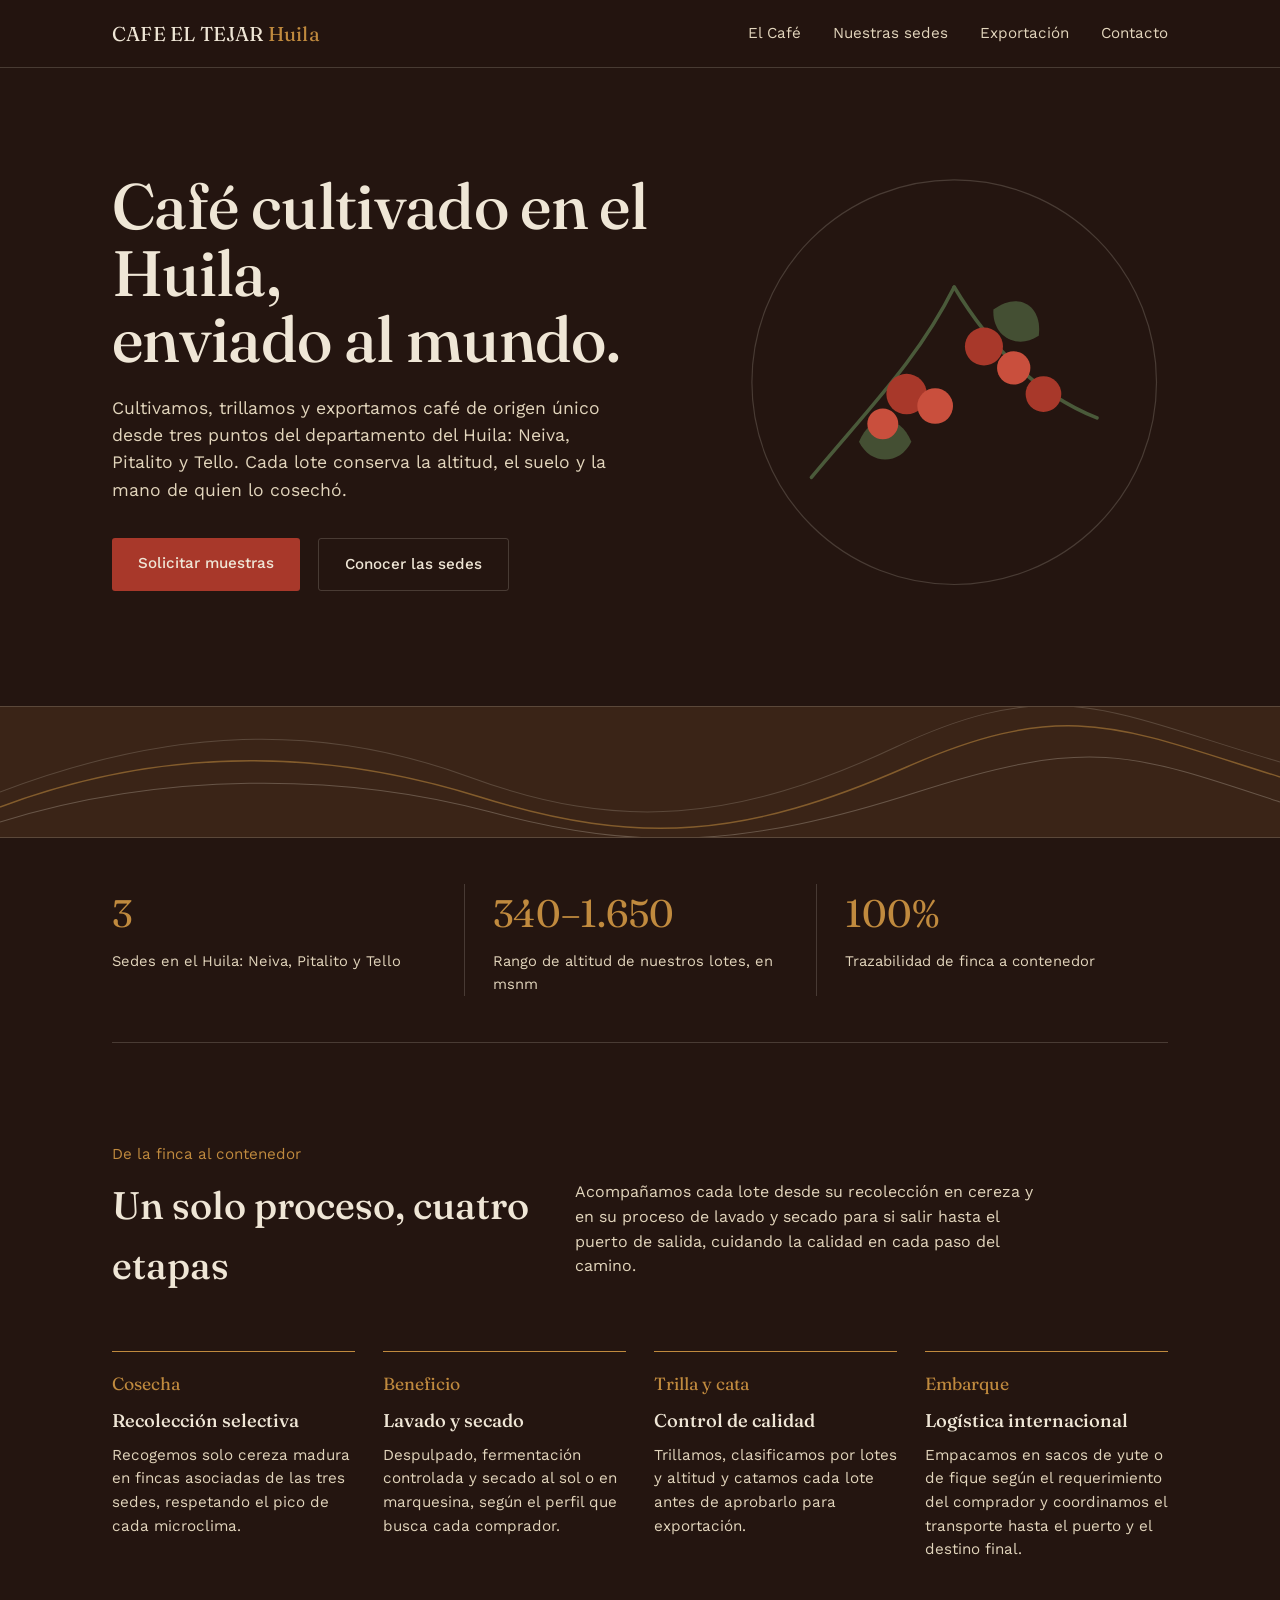
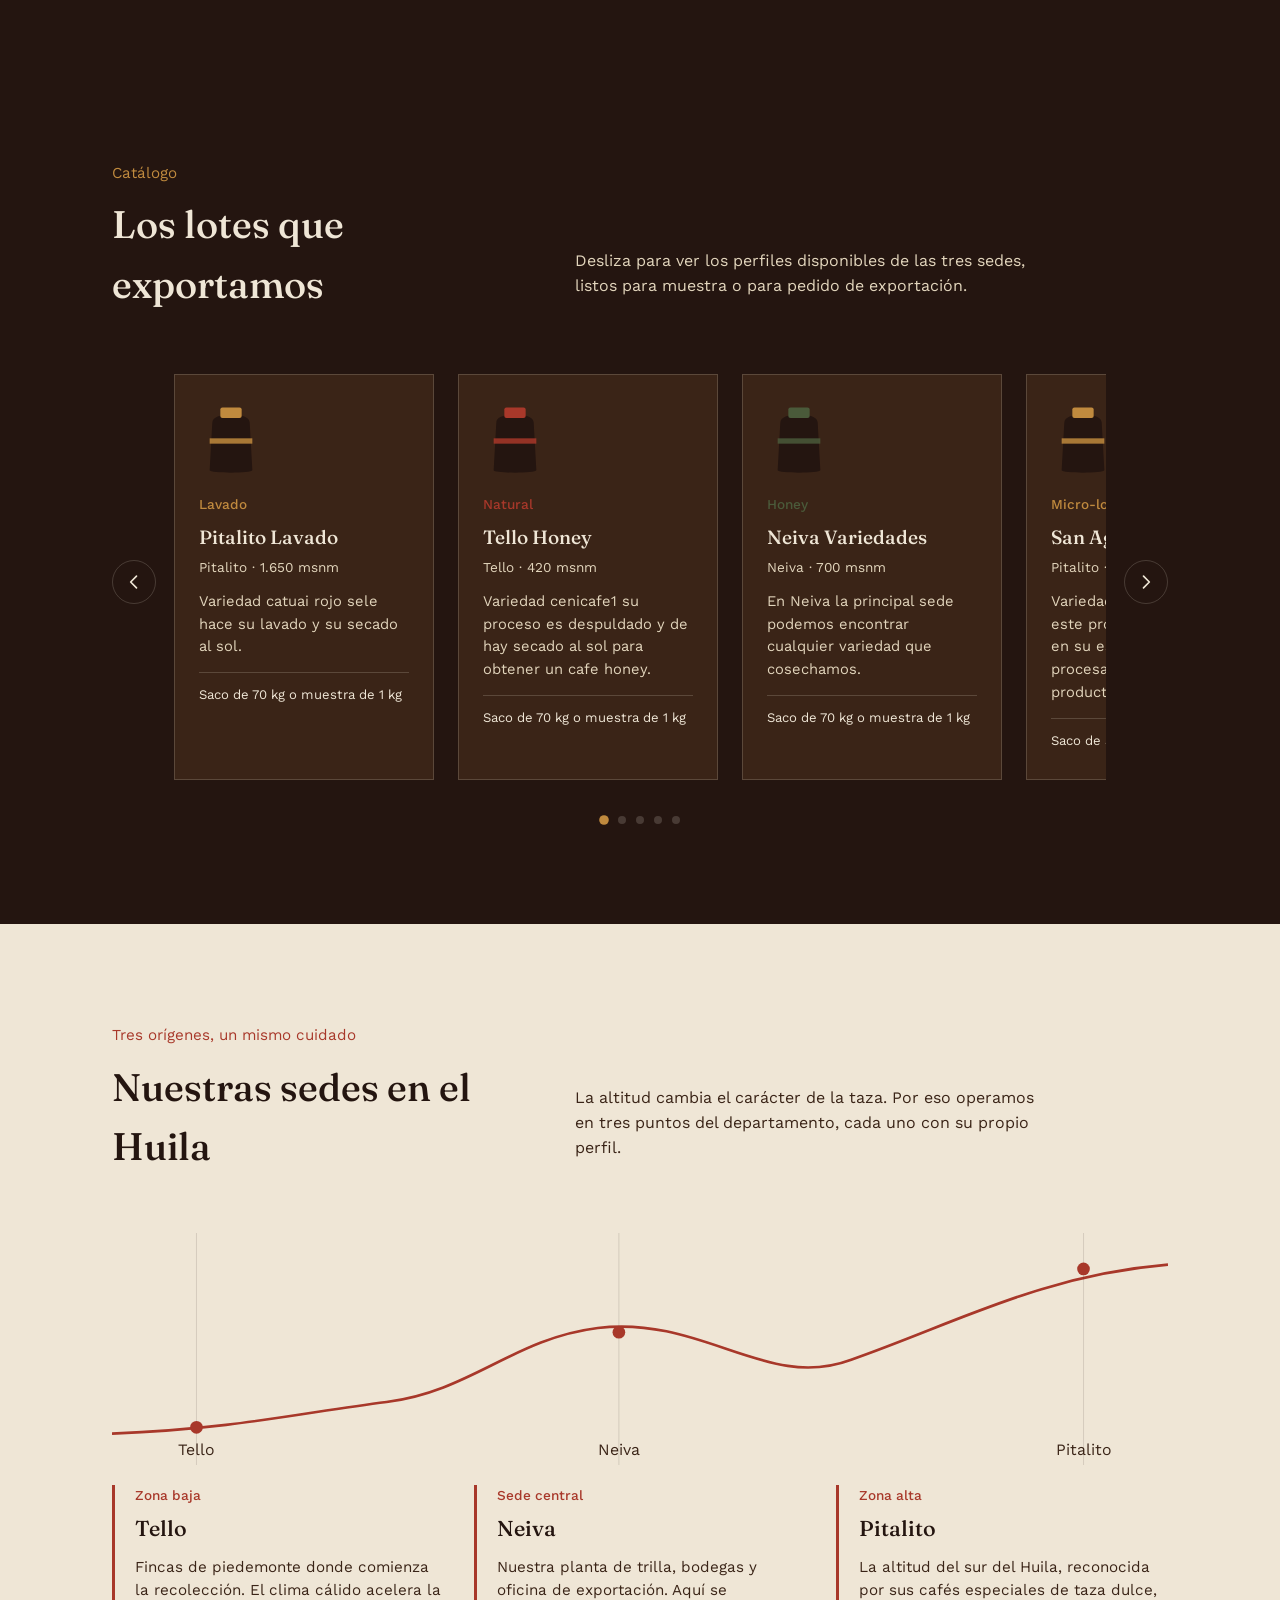
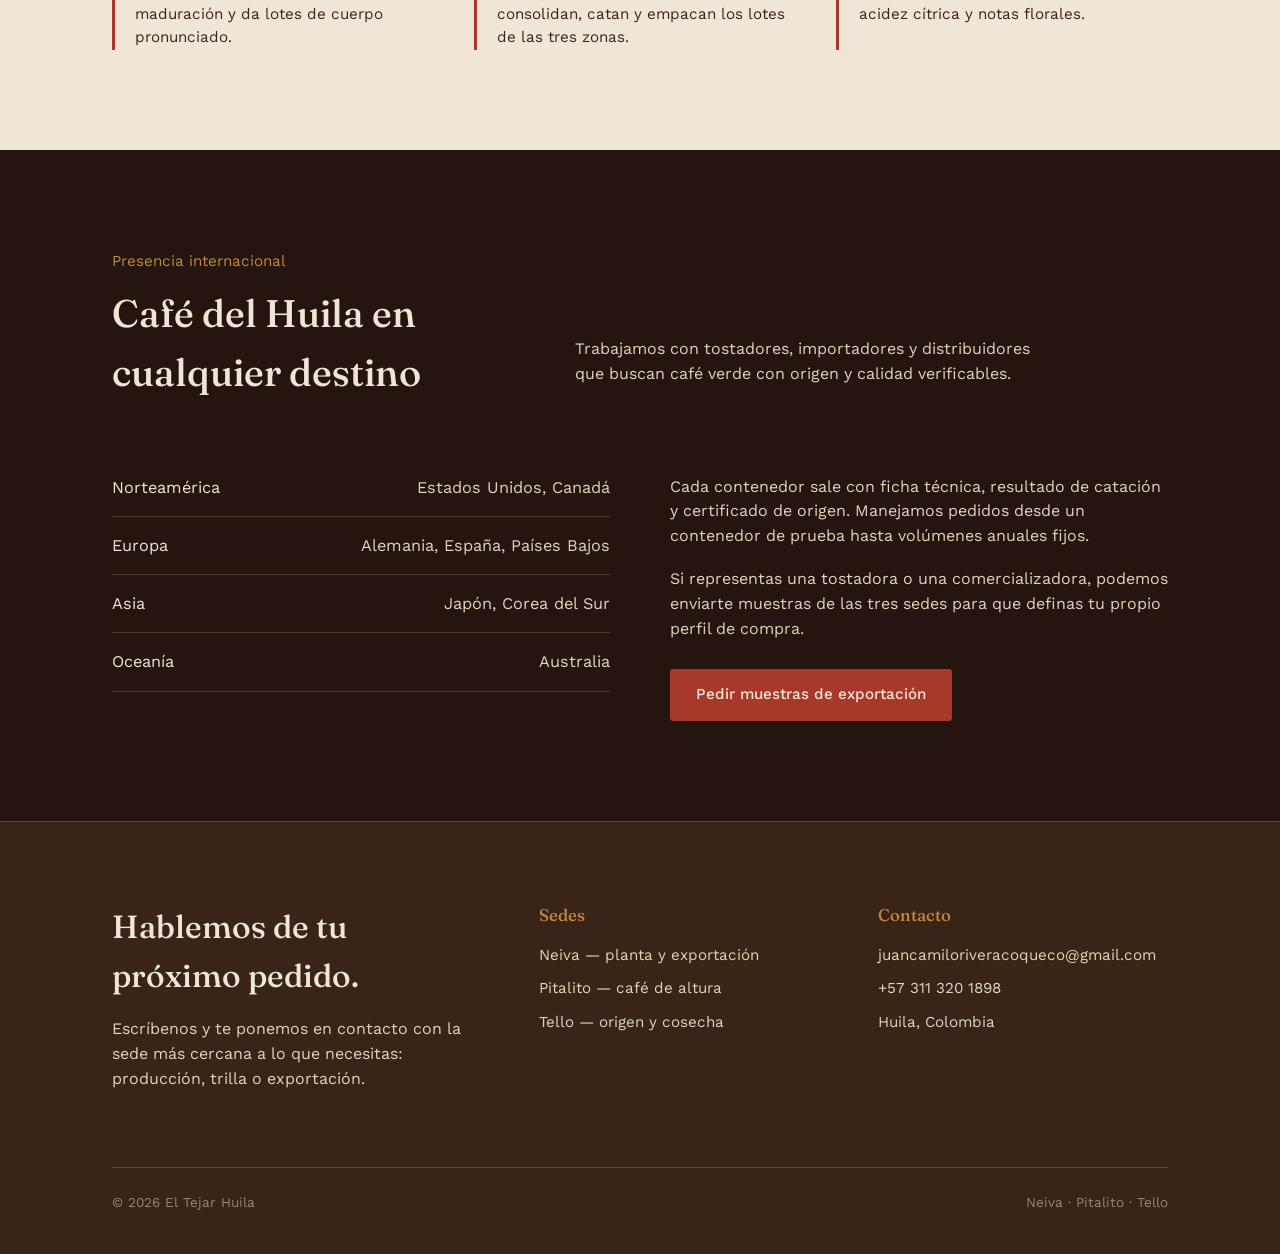
<file: FINCA-EL-TEJAR/index.html>
<!DOCTYPE html>
<html lang="es">
<head>
<meta charset="UTF-8">
<meta name="viewport" content="width=device-width, initial-scale=1.0">
<title>FINCA EL TEJAR — Café de exportación</title>
<link rel="preconnect" href="https://fonts.googleapis.com">
<link rel="preconnect" href="https://fonts.gstatic.com" crossorigin>
<link href="https://fonts.googleapis.com/css2?family=Fraunces:opsz,wght@9..144,400;9..144,500;9..144,600&family=Work+Sans:wght@400;500;600&display=swap" rel="stylesheet">
<link rel="stylesheet" href="style.css">
</head>
<body>

<nav>
  <div class="nav-inner">
    <a href="index.html" class="brand">CAFE EL TEJAR <em>Huila</em></a>
    <ul class="nav-links">
      <li><a href="elcafe.html">El Café</a></li>
      <li><a href="sedes.html">Nuestras sedes</a></li>
      <li><a href="exportacion.html">Exportación</a></li>
      <li><a href="contacto.html">Contacto</a></li>
    </ul>
  </div>
</nav>



<header class="hero">
  <div class="wrap hero-grid">
    <div>
      <h1>Café cultivado en el Huila,<br>enviado al mundo.</h1>
      <p class="lede">Cultivamos, trillamos y exportamos café de origen único desde tres puntos del departamento del Huila: Neiva, Pitalito y Tello. Cada lote conserva la altitud, el suelo y la mano de quien lo cosechó.</p>
      <div class="hero-cta">
        <a href="#exportacion" class="btn btn-primary">Solicitar muestras</a>
        <a href="#sedes" class="btn btn-ghost">Conocer las sedes</a>
      </div>
    </div>
    <div class="hero-fig">
      <svg class="cherry-svg" viewBox="0 0 360 360" xmlns="http://www.w3.org/2000/svg" role="img" aria-label="Ilustración de ramas con cerezas de café">
        <circle cx="180" cy="180" r="170" fill="none" stroke="var(--linea)" stroke-width="1"/>
        <path d="M60 260 C 110 200, 150 160, 180 100" stroke="var(--hoja)" stroke-width="3" fill="none" stroke-linecap="round"/>
        <path d="M180 100 C 210 150, 250 190, 300 210" stroke="var(--hoja)" stroke-width="3" fill="none" stroke-linecap="round"/>
        <path d="M100 230 c 10,-24 34,-24 44,0 c -10,20 -34,20 -44,0 Z" fill="var(--hoja)" opacity="0.85"/>
        <path d="M210 130 c 10,-24 34,-24 44,0 c -10,20 -34,20 -44,0 Z" fill="var(--hoja)" opacity="0.85" transform="rotate(30 232 130)"/>
        <g>
          <circle cx="140" cy="190" r="17" fill="var(--cereza)"/>
          <circle cx="164" cy="200" r="15" fill="var(--cereza-2)"/>
          <circle cx="205" cy="150" r="16" fill="var(--cereza)"/>
          <circle cx="230" cy="168" r="14" fill="var(--cereza-2)"/>
          <circle cx="255" cy="190" r="15" fill="var(--cereza)"/>
          <circle cx="120" cy="215" r="13" fill="var(--cereza-2)"/>
        </g>
      </svg>
    </div>
  </div>

  <div class="contour-band">
    <svg viewBox="0 0 1200 130" preserveAspectRatio="none" xmlns="http://www.w3.org/2000/svg" role="presentation">
      <path d="M0 100 C 150 40, 300 40, 450 90 S 700 130, 850 60 S 1050 20, 1200 70" fill="none" stroke="var(--oro)" stroke-width="1.4" opacity="0.55"/>
      <path d="M0 115 C 150 65, 320 65, 460 105 S 700 140, 860 85 S 1060 45, 1200 95" fill="none" stroke="var(--pergamino)" stroke-width="1" opacity="0.25"/>
      <path d="M0 85 C 160 20, 300 15, 440 70 S 690 115, 840 40 S 1040 5, 1200 55" fill="none" stroke="var(--pergamino)" stroke-width="1" opacity="0.18"/>
    </svg>
  </div>
</header>

<div class="wrap">
  <div class="stats">
    <div class="stat">
      <div class="num">3</div>
      <div class="lbl">Sedes en el Huila: Neiva, Pitalito y Tello</div>
    </div>
    <div class="stat">
      <div class="num">340–1.650</div>
      <div class="lbl">Rango de altitud de nuestros lotes, en msnm</div>
    </div>
    <div class="stat">
      <div class="num">100%</div>
      <div class="lbl">Trazabilidad de finca a contenedor</div>
    </div>
  </div>
</div>

<section id="proceso">
  <div class="wrap">
    <div class="section-head">
      <div>
        <div class="kicker">De la finca al contenedor</div>
        <h2>Un solo proceso, cuatro etapas</h2>
      </div>
      <p>Acompañamos cada lote desde su recolección en cereza y en su proceso de lavado y secado para si salir hasta el puerto de salida, cuidando la calidad en cada paso del camino.</p>
    </div>
    <div class="proceso-list">
      <div class="paso">
        <div class="n">Cosecha</div>
        <h3>Recolección selectiva</h3>
        <p>Recogemos solo cereza madura en fincas asociadas de las tres sedes, respetando el pico de cada microclima.</p>
      </div>
      <div class="paso">
        <div class="n">Beneficio</div>
        <h3>Lavado y secado</h3>
        <p>Despulpado, fermentación controlada y secado al sol o en marquesina, según el perfil que busca cada comprador.</p>
      </div>
      <div class="paso">
        <div class="n">Trilla y cata</div>
        <h3>Control de calidad</h3>
        <p>Trillamos, clasificamos por lotes y altitud y catamos cada lote antes de aprobarlo para exportación.</p>
      </div>
      <div class="paso">
        <div class="n">Embarque</div>
        <h3>Logística internacional</h3>
        <p>Empacamos en sacos de yute o de fique según el requerimiento del comprador y coordinamos el transporte hasta el puerto y el destino final.</p>
      </div>
    </div>
  </div>
</section>

<section id="productos" class="productos">
  <div class="wrap">
    <div class="section-head">
      <div>
        <div class="kicker">Catálogo</div>
        <h2>Los lotes que exportamos</h2>
      </div>
      <p>Desliza para ver los perfiles disponibles de las tres sedes, listos para muestra o para pedido de exportación.</p>
    </div>

    <div class="carousel">
      <button type="button" class="car-btn prev" aria-label="Producto anterior">
        <svg viewBox="0 0 24 24" width="20" height="20"><path d="M15 5 L8 12 L15 19" fill="none" stroke="currentColor" stroke-width="2" stroke-linecap="round" stroke-linejoin="round"/></svg>
      </button>

      <div class="car-track" id="carTrack">

        <article class="producto-card" data-accent="oro">
          <svg class="bag" viewBox="0 0 120 140" role="img" aria-label="Bolsa de café Pitalito Lavado">
            <path d="M25 40 C25 20, 95 20, 95 40 L100 130 C100 136, 20 136, 20 130 Z" fill="var(--tierra)"/>
            <rect x="40" y="12" width="40" height="20" rx="4" fill="var(--accent)"/>
            <rect x="20" y="70" width="80" height="10" fill="var(--accent)" opacity="0.85"/>
          </svg>
          <div class="prod-tag">Lavado</div>
          <h3>Pitalito Lavado</h3>
          <div class="prod-origen">Pitalito · 1.650 msnm</div>
          <p>Variedad catuai rojo sele hace su lavado y su secado al sol.</p>
          <div class="prod-pres">Saco de 70 kg o muestra de 1 kg</div>
        </article>

        <article class="producto-card" data-accent="cereza">
          <svg class="bag" viewBox="0 0 120 140" role="img" aria-label="Bolsa de café Tello Natural">
            <path d="M25 40 C25 20, 95 20, 95 40 L100 130 C100 136, 20 136, 20 130 Z" fill="var(--tierra)"/>
            <rect x="40" y="12" width="40" height="20" rx="4" fill="var(--accent)"/>
            <rect x="20" y="70" width="80" height="10" fill="var(--accent)" opacity="0.85"/>
          </svg>
          <div class="prod-tag">Natural</div>
          <h3>Tello Honey</h3>
          <div class="prod-origen">Tello · 420 msnm</div>
          <p>Variedad cenicafe1 su proceso es despuldado y de hay secado al sol para obtener un cafe honey.</p>
          <div class="prod-pres">Saco de 70 kg o muestra de 1 kg</div>
        </article>

        <article class="producto-card" data-accent="hoja">
          <svg class="bag" viewBox="0 0 120 140" role="img" aria-label="Bolsa de café Neiva Honey">
            <path d="M25 40 C25 20, 95 20, 95 40 L100 130 C100 136, 20 136, 20 130 Z" fill="var(--tierra)"/>
            <rect x="40" y="12" width="40" height="20" rx="4" fill="var(--accent)"/>
            <rect x="20" y="70" width="80" height="10" fill="var(--accent)" opacity="0.85"/>
          </svg>
          <div class="prod-tag">Honey</div>
          <h3>Neiva Variedades</h3>
          <div class="prod-origen">Neiva · 700 msnm</div>
          <p>En Neiva la principal sede podemos encontrar cualquier variedad que cosechamos.</p>
          <div class="prod-pres">Saco de 70 kg o muestra de 1 kg</div>
        </article>

        <article class="producto-card" data-accent="oro">
          <svg class="bag" viewBox="0 0 120 140" role="img" aria-label="Bolsa de café micro-lote San Agustín Sur">
            <path d="M25 40 C25 20, 95 20, 95 40 L100 130 C100 136, 20 136, 20 130 Z" fill="var(--tierra)"/>
            <rect x="40" y="12" width="40" height="20" rx="4" fill="var(--accent)"/>
            <rect x="20" y="70" width="80" height="10" fill="var(--accent)" opacity="0.85"/>
          </svg>
          <div class="prod-tag">Micro-lote</div>
          <h3>San Agustín Sur</h3>
          <div class="prod-origen">Pitalito · 1.750 msnm</div>
          <p>Variedad colombia amarillo este proceso se coge el cafe en su estado natural y se procesa para obtener un producto de alta calidad.</p>
          <div class="prod-pres">Saco de 35 kg</div>
        </article>

        <article class="producto-card" data-accent="hoja">
          <svg class="bag" viewBox="0 0 120 140" role="img" aria-label="Bolsa de café verde para exportación">
            <path d="M25 40 C25 20, 95 20, 95 40 L100 130 C100 136, 20 136, 20 130 Z" fill="var(--tierra)"/>
            <rect x="40" y="12" width="40" height="20" rx="4" fill="var(--accent)"/>
            <rect x="20" y="70" width="80" height="10" fill="var(--accent)" opacity="0.85"/>
          </svg>
          <div class="prod-tag">Granel</div>
          <h3>Café en Almendra para exportación</h3>
          <div class="prod-origen">Neiva · empaque GrainPro</div>
          <p>Cafe en almendra listo para tueste y empacado para exportación.</p>
          <div class="prod-pres">Contenedor de 1 a 20 toneladas</div>
        </article>

      </div>

      <button type="button" class="car-btn next" aria-label="Siguiente producto">
        <svg viewBox="0 0 24 24" width="20" height="20"><path d="M9 5 L16 12 L9 19" fill="none" stroke="currentColor" stroke-width="2" stroke-linecap="round" stroke-linejoin="round"/></svg>
      </button>
    </div>

    <div class="car-dots" id="carDots"></div>
  </div>
</section>

<section id="sedes" class="sedes">
  <div class="wrap">
    <div class="section-head">
      <div>
        <div class="kicker">Tres orígenes, un mismo cuidado</div>
        <h2>Nuestras sedes en el Huila</h2>
      </div>
      <p>La altitud cambia el carácter de la taza. Por eso operamos en tres puntos del departamento, cada uno con su propio perfil.</p>
    </div>

    <div class="altitude-chart">
      <svg viewBox="0 0 1000 220" xmlns="http://www.w3.org/2000/svg" role="img" aria-label="Perfil de altitud de las tres sedes: Tello, Neiva y Pitalito">
        <path d="M0 190 C 120 185, 180 170, 260 160 C 340 150, 380 100, 460 90 C 560 78, 620 150, 700 120 C 800 85, 880 40, 1000 30" fill="none" stroke="var(--cereza)" stroke-width="2.5"/>
        <line x1="80" y1="0" x2="80" y2="220" stroke="var(--tierra)" stroke-opacity="0.12" stroke-width="1"/>
        <line x1="480" y1="0" x2="480" y2="220" stroke="var(--tierra)" stroke-opacity="0.12" stroke-width="1"/>
        <line x1="920" y1="0" x2="920" y2="220" stroke="var(--tierra)" stroke-opacity="0.12" stroke-width="1"/>
        <circle cx="80" cy="184" r="6" fill="var(--cereza)"/>
        <circle cx="480" cy="94" r="6" fill="var(--cereza)"/>
        <circle cx="920" cy="34" r="6" fill="var(--cereza)"/>
        <text x="80" y="210" text-anchor="middle" font-family="Work Sans, sans-serif" font-size="15" fill="var(--tierra-2)">Tello</text>
        <text x="480" y="210" text-anchor="middle" font-family="Work Sans, sans-serif" font-size="15" fill="var(--tierra-2)">Neiva</text>
        <text x="920" y="210" text-anchor="middle" font-family="Work Sans, sans-serif" font-size="15" fill="var(--tierra-2)">Pitalito</text>
      </svg>
    </div>

    <div class="sedes-grid">
      <div class="sede">
        <div class="msnm">Zona baja</div>
        <h3>Tello</h3>
        <p>Fincas de piedemonte donde comienza la recolección. El clima cálido acelera la maduración y da lotes de cuerpo pronunciado.</p>
      </div>
      <div class="sede">
        <div class="msnm">Sede central</div>
        <h3>Neiva</h3>
        <p>Nuestra planta de trilla, bodegas y oficina de exportación. Aquí se consolidan, catan y empacan los lotes de las tres zonas.</p>
      </div>
      <div class="sede">
        <div class="msnm">Zona alta</div>
        <h3>Pitalito</h3>
        <p>La altitud del sur del Huila, reconocida por sus cafés especiales de taza dulce, acidez cítrica y notas florales.</p>
      </div>
    </div>
  </div>
</section>

<section id="exportacion">
  <div class="wrap">
    <div class="section-head">
      <div>
        <div class="kicker">Presencia internacional</div>
        <h2>Café del Huila en cualquier destino</h2>
      </div>
      <p>Trabajamos con tostadores, importadores y distribuidores que buscan café verde con origen y calidad verificables.</p>
    </div>

    <div class="export-wrap">
      <ul class="rutas">
        <li><span>Norteamérica</span><span>Estados Unidos, Canadá</span></li>
        <li><span>Europa</span><span>Alemania, España, Países Bajos</span></li>
        <li><span>Asia</span><span>Japón, Corea del Sur</span></li>
        <li><span>Oceanía</span><span>Australia</span></li>
      </ul>
      <div class="export-copy">
        <p>Cada contenedor sale con ficha técnica, resultado de catación y certificado de origen. Manejamos pedidos desde un contenedor de prueba hasta volúmenes anuales fijos.</p>
        <p>Si representas una tostadora o una comercializadora, podemos enviarte muestras de las tres sedes para que definas tu propio perfil de compra.</p>
        <a href="#contacto" class="btn btn-primary">Pedir muestras de exportación</a>
      </div>
    </div>
  </div>
</section>

<footer id="contacto">
  <div class="wrap">
    <div class="foot-grid">
      <div>
        <h2>Hablemos de tu próximo pedido.</h2>
        <p>Escríbenos y te ponemos en contacto con la sede más cercana a lo que necesitas: producción, trilla o exportación.</p>
      </div>
      <div class="foot-col">
        <h4>Sedes</h4>
        <div>Neiva — planta y exportación</div>
        <div>Pitalito — café de altura</div>
        <div>Tello — origen y cosecha</div>
      </div>
      <div class="foot-col">
        <h4>Contacto</h4>
        <div>juancamiloriveracoqueco@gmail.com</div>
        <div>+57 311 320 1898</div>
        <div>Huila, Colombia</div>
      </div>
    </div>
    <div class="foot-bottom">
      <span>© 2026 El Tejar Huila</span>
      <span>Neiva · Pitalito · Tello</span>
    </div>
  </div>
</footer>

<script>
  (function(){
    var track = document.getElementById('carTrack');
    var dotsWrap = document.getElementById('carDots');
    var cards = track.querySelectorAll('.producto-card');
    var prevBtn = document.querySelector('.car-btn.prev');
    var nextBtn = document.querySelector('.car-btn.next');

    cards.forEach(function(_, i){
      var dot = document.createElement('button');
      dot.type = 'button';
      dot.className = 'car-dot';
      dot.setAttribute('aria-label', 'Ir al producto ' + (i + 1));
      dot.addEventListener('click', function(){
        cards[i].scrollIntoView({ behavior: 'smooth', inline: 'start', block: 'nearest' });
      });
      dotsWrap.appendChild(dot);
    });
    var dots = dotsWrap.querySelectorAll('.car-dot');

    function step(dir){
      var cardWidth = cards[0].getBoundingClientRect().width + 24;
      track.scrollBy({ left: dir * cardWidth, behavior: 'smooth' });
    }
    prevBtn.addEventListener('click', function(){ step(-1); });
    nextBtn.addEventListener('click', function(){ step(1); });

    function updateActive(){
      var trackLeft = track.getBoundingClientRect().left;
      var closest = 0;
      var minDist = Infinity;
      cards.forEach(function(card, i){
        var dist = Math.abs(card.getBoundingClientRect().left - trackLeft);
        if (dist < minDist){ minDist = dist; closest = i; }
      });
      dots.forEach(function(d, i){ d.classList.toggle('is-active', i === closest); });
    }
    track.addEventListener('scroll', function(){
      window.requestAnimationFrame(updateActive);
    }, { passive: true });
    updateActive();
  })();
</script>

</body>
</html>
</file>
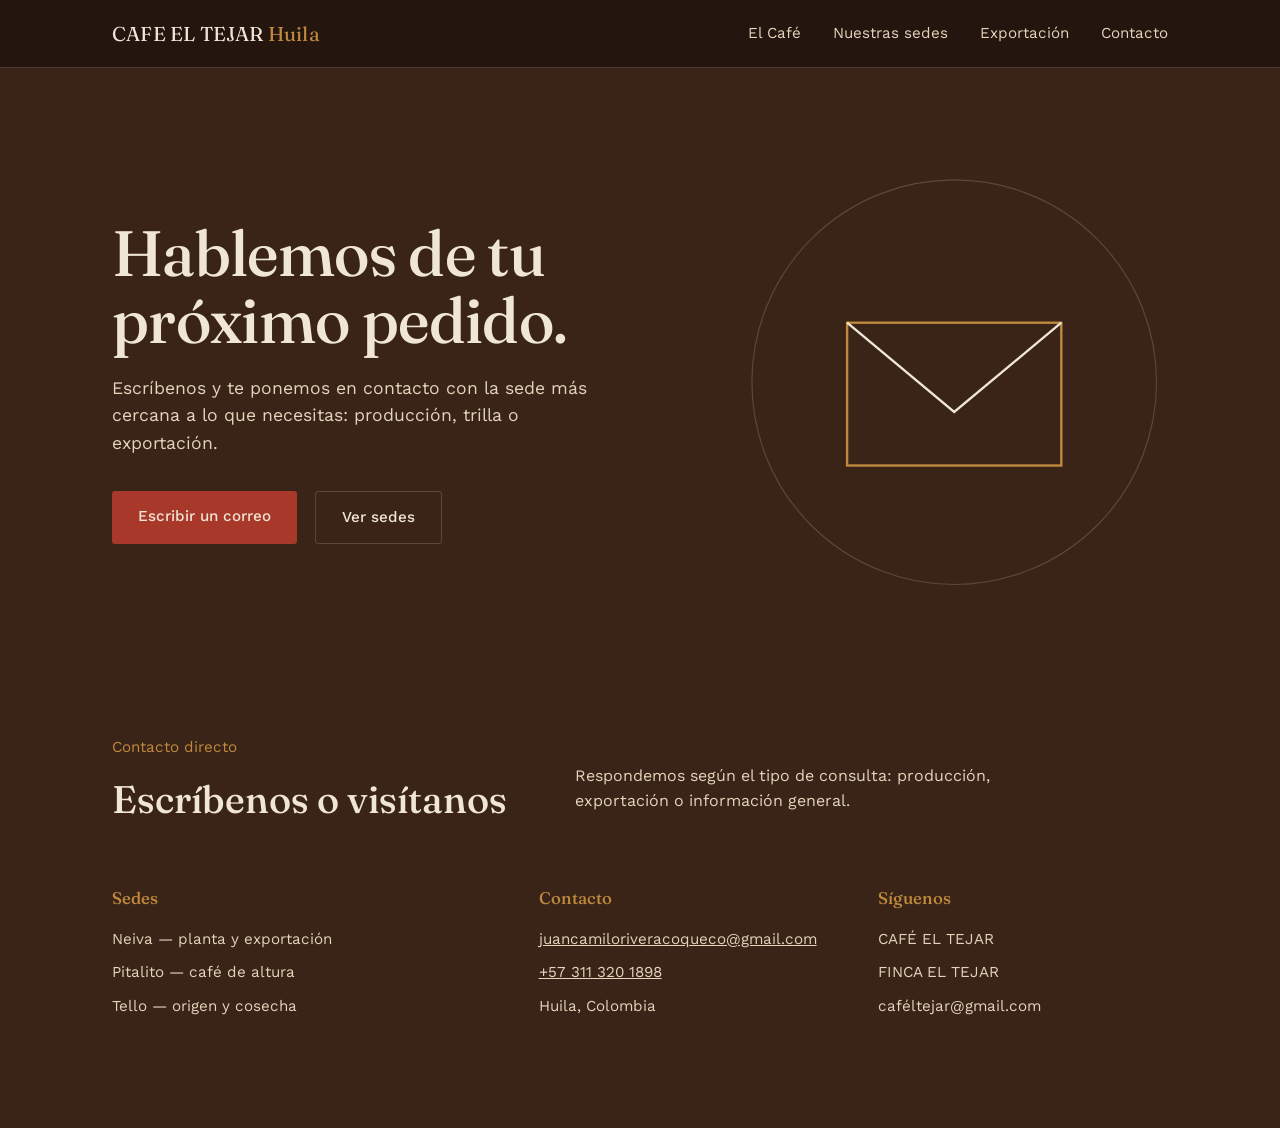
<file: FINCA-EL-TEJAR/contacto.html>
<!DOCTYPE html>
<html lang="es">
<head>
<meta charset="UTF-8">
<meta name="viewport" content="width=device-width, initial-scale=1.0">
<title>El Café — Finca El Tejar</title>
<link rel="preconnect" href="https://fonts.googleapis.com">
<link rel="preconnect" href="https://fonts.gstatic.com" crossorigin>
<link href="https://fonts.googleapis.com/css2?family=Fraunces:opsz,wght@9..144,400;9..144,500;9..144,600&family=Work+Sans:wght@400;500;600&display=swap" rel="stylesheet">
<link rel="stylesheet" href="style.css">
<link rel="stylesheet" href="elcafe.css">
</head>
<body>

<nav>
  <div class="nav-inner">
    <a href="index.html" class="brand">CAFE EL TEJAR <em>Huila</em></a>
    <ul class="nav-links">
      <li><a href="elcafe.html">El Café</a></li>
      <li><a href="sedes.html">Nuestras sedes</a></li>
      <li><a href="exportacion.html">Exportación</a></li>
      <li><a href="contacto.html">Contacto</a></li>
    </ul>
  </div>
</nav>
<header class="hero">
  <div class="wrap hero-grid">
    <div>
      <h1>Hablemos de tu<br>próximo pedido.</h1>
      <p class="lede">Escríbenos y te ponemos en contacto con la sede más cercana a lo que necesitas: producción, trilla o exportación.</p>
      <div class="hero-cta">
        <a href="mailto:juancamiloriveracoqueco@gmail.com" class="btn btn-primary">Escribir un correo</a>
        <a href="#sedes-contacto" class="btn btn-ghost">Ver sedes</a>
      </div>
    </div>
    <div class="hero-fig">
      <svg class="cherry-svg" viewBox="0 0 360 360" xmlns="http://www.w3.org/2000/svg" role="img" aria-label="Ilustración de un sobre de correo">
        <circle cx="180" cy="180" r="170" fill="none" stroke="var(--linea)" stroke-width="1"/>
        <rect x="90" y="130" width="180" height="120" fill="var(--tierra-2)" stroke="var(--oro)" stroke-width="2"/>
        <path d="M90 130 L180 205 L270 130" fill="none" stroke="var(--pergamino)" stroke-width="2"/>
      </svg>
    </div>
  </div>
</header>

<section id="sedes-contacto">
  <div class="wrap">
    <div class="section-head">
      <div>
        <div class="kicker">Contacto directo</div>
        <h2>Escríbenos o visítanos</h2>
      </div>
      <p>Respondemos según el tipo de consulta: producción, exportación o información general.</p>
    </div>

    <div class="foot-grid">
      <div class="foot-col">
        <h4>Sedes</h4>
        <div>Neiva — planta y exportación</div>
        <div>Pitalito — café de altura</div>
        <div>Tello — origen y cosecha</div>
      </div>
      <div class="foot-col">
        <h4>Contacto</h4>
        <div><a href="mailto:juancamiloriveracoqueco@gmail.com">juancamiloriveracoqueco@gmail.com</a></div>
        <div><a href="tel:+573113201898">+57 311 320 1898</a></div>
        <div>Huila, Colombia</div>
      </div>
      <div class="foot-col">
        <h4>Síguenos</h4>
        <div>CAFÉ EL TEJAR</div>
        <div>FINCA EL TEJAR</div>
        <div>caféltejar@gmail.com</div>
      </div>
    </div>
  </div>
</section>

</body>
</html>
</file>
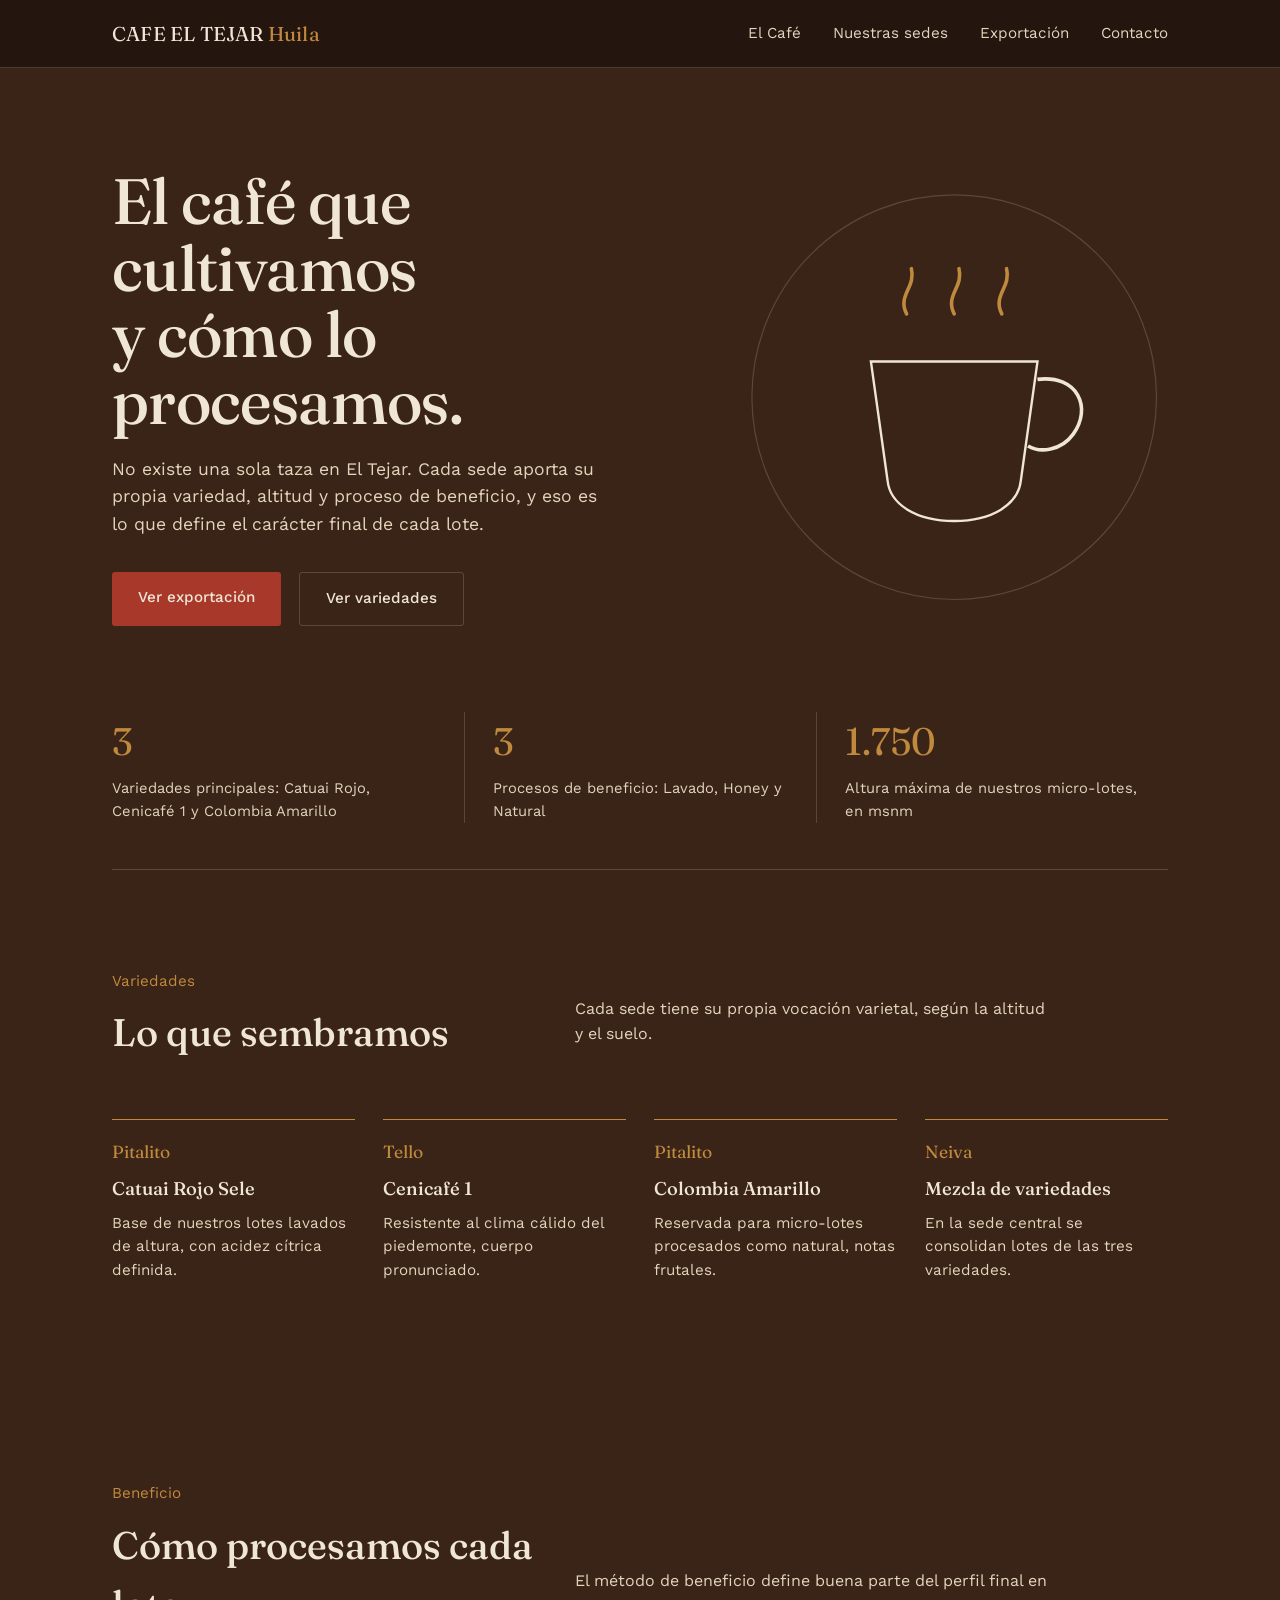
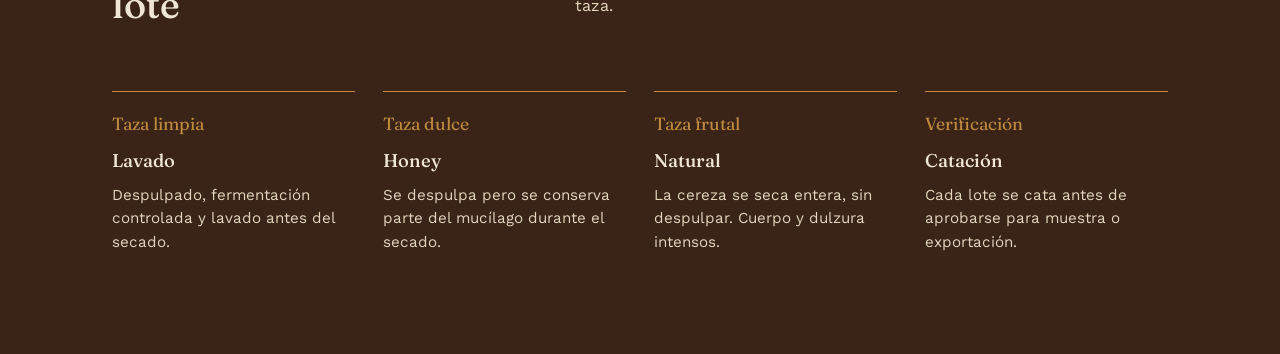
<file: FINCA-EL-TEJAR/elcafe.html>
<!DOCTYPE html>
<html lang="es">
<head>
<meta charset="UTF-8">
<meta name="viewport" content="width=device-width, initial-scale=1.0">
<title>El Café — Finca El Tejar</title>
<link rel="preconnect" href="https://fonts.googleapis.com">
<link rel="preconnect" href="https://fonts.gstatic.com" crossorigin>
<link href="https://fonts.googleapis.com/css2?family=Fraunces:opsz,wght@9..144,400;9..144,500;9..144,600&family=Work+Sans:wght@400;500;600&display=swap" rel="stylesheet">
<link rel="stylesheet" href="style.css">
<link rel="stylesheet" href="elcafe.css">
</head>
<body>

<nav>
  <div class="nav-inner">
    <a href="index.html" class="brand">CAFE EL TEJAR <em>Huila</em></a>
    <ul class="nav-links">
      <li><a href="elcafe.html">El Café</a></li>
      <li><a href="sedes.html">Nuestras sedes</a></li>
      <li><a href="exportacion.html">Exportación</a></li>
      <li><a href="contacto.html">Contacto</a></li>
    </ul>
  </div>
</nav>
<header class="hero">
  <div class="wrap hero-grid">
    <div>
      <h1>El café que cultivamos<br>y cómo lo procesamos.</h1>
      <p class="lede">No existe una sola taza en El Tejar. Cada sede aporta su propia variedad, altitud y proceso de beneficio, y eso es lo que define el carácter final de cada lote.</p>
      <div class="hero-cta">
        <a href="exportacion.html" class="btn btn-primary">Ver exportación</a>
        <a href="#variedades" class="btn btn-ghost">Ver variedades</a>
      </div>
    </div>
    <div class="hero-fig">
      <svg class="cherry-svg" viewBox="0 0 360 360" xmlns="http://www.w3.org/2000/svg" role="img" aria-label="Ilustración de una taza de café">
        <circle cx="180" cy="180" r="170" fill="none" stroke="var(--linea)" stroke-width="1"/>
        <path d="M110 150 h140 l-14 100 c-2 20-24 34-56 34 h0 c-32 0-54-14-56-34 Z" fill="var(--tierra-2)" stroke="var(--pergamino)" stroke-width="2"/>
        <path d="M250 165 c34 -4 46 24 30 46 c-10 14-28 16-38 10" fill="none" stroke="var(--pergamino)" stroke-width="3"/>
        <path d="M140 110 c-8-16 8-22 4-38" fill="none" stroke="var(--oro)" stroke-width="3" stroke-linecap="round"/>
        <path d="M180 110 c-8-16 8-22 4-38" fill="none" stroke="var(--oro)" stroke-width="3" stroke-linecap="round"/>
        <path d="M220 110 c-8-16 8-22 4-38" fill="none" stroke="var(--oro)" stroke-width="3" stroke-linecap="round"/>
      </svg>
    </div>
  </div>
</header>

<div class="wrap">
  <div class="stats">
    <div class="stat">
      <div class="num">3</div>
      <div class="lbl">Variedades principales: Catuai Rojo, Cenicafé 1 y Colombia Amarillo</div>
    </div>
    <div class="stat">
      <div class="num">3</div>
      <div class="lbl">Procesos de beneficio: Lavado, Honey y Natural</div>
    </div>
    <div class="stat">
      <div class="num">1.750</div>
      <div class="lbl">Altura máxima de nuestros micro-lotes, en msnm</div>
    </div>
  </div>
</div>

<section id="variedades">
  <div class="wrap">
    <div class="section-head">
      <div>
        <div class="kicker">Variedades</div>
        <h2>Lo que sembramos</h2>
      </div>
      <p>Cada sede tiene su propia vocación varietal, según la altitud y el suelo.</p>
    </div>
    <div class="proceso-list">
      <div class="paso">
        <div class="n">Pitalito</div>
        <h3>Catuai Rojo Sele</h3>
        <p>Base de nuestros lotes lavados de altura, con acidez cítrica definida.</p>
      </div>
      <div class="paso">
        <div class="n">Tello</div>
        <h3>Cenicafé 1</h3>
        <p>Resistente al clima cálido del piedemonte, cuerpo pronunciado.</p>
      </div>
      <div class="paso">
        <div class="n">Pitalito</div>
        <h3>Colombia Amarillo</h3>
        <p>Reservada para micro-lotes procesados como natural, notas frutales.</p>
      </div>
      <div class="paso">
        <div class="n">Neiva</div>
        <h3>Mezcla de variedades</h3>
        <p>En la sede central se consolidan lotes de las tres variedades.</p>
      </div>
    </div>
  </div>
</section>

<section id="procesos-beneficio" class="productos">
  <div class="wrap">
    <div class="section-head">
      <div>
        <div class="kicker">Beneficio</div>
        <h2>Cómo procesamos cada lote</h2>
      </div>
      <p>El método de beneficio define buena parte del perfil final en taza.</p>
    </div>
    <div class="proceso-list">
      <div class="paso">
        <div class="n">Taza limpia</div>
        <h3>Lavado</h3>
        <p>Despulpado, fermentación controlada y lavado antes del secado.</p>
      </div>
      <div class="paso">
        <div class="n">Taza dulce</div>
        <h3>Honey</h3>
        <p>Se despulpa pero se conserva parte del mucílago durante el secado.</p>
      </div>
      <div class="paso">
        <div class="n">Taza frutal</div>
        <h3>Natural</h3>
        <p>La cereza se seca entera, sin despulpar. Cuerpo y dulzura intensos.</p>
      </div>
      <div class="paso">
        <div class="n">Verificación</div>
        <h3>Catación</h3>
        <p>Cada lote se cata antes de aprobarse para muestra o exportación.</p>
      </div>
    </div>
  </div>
</section>

</body>
</html>
</file>
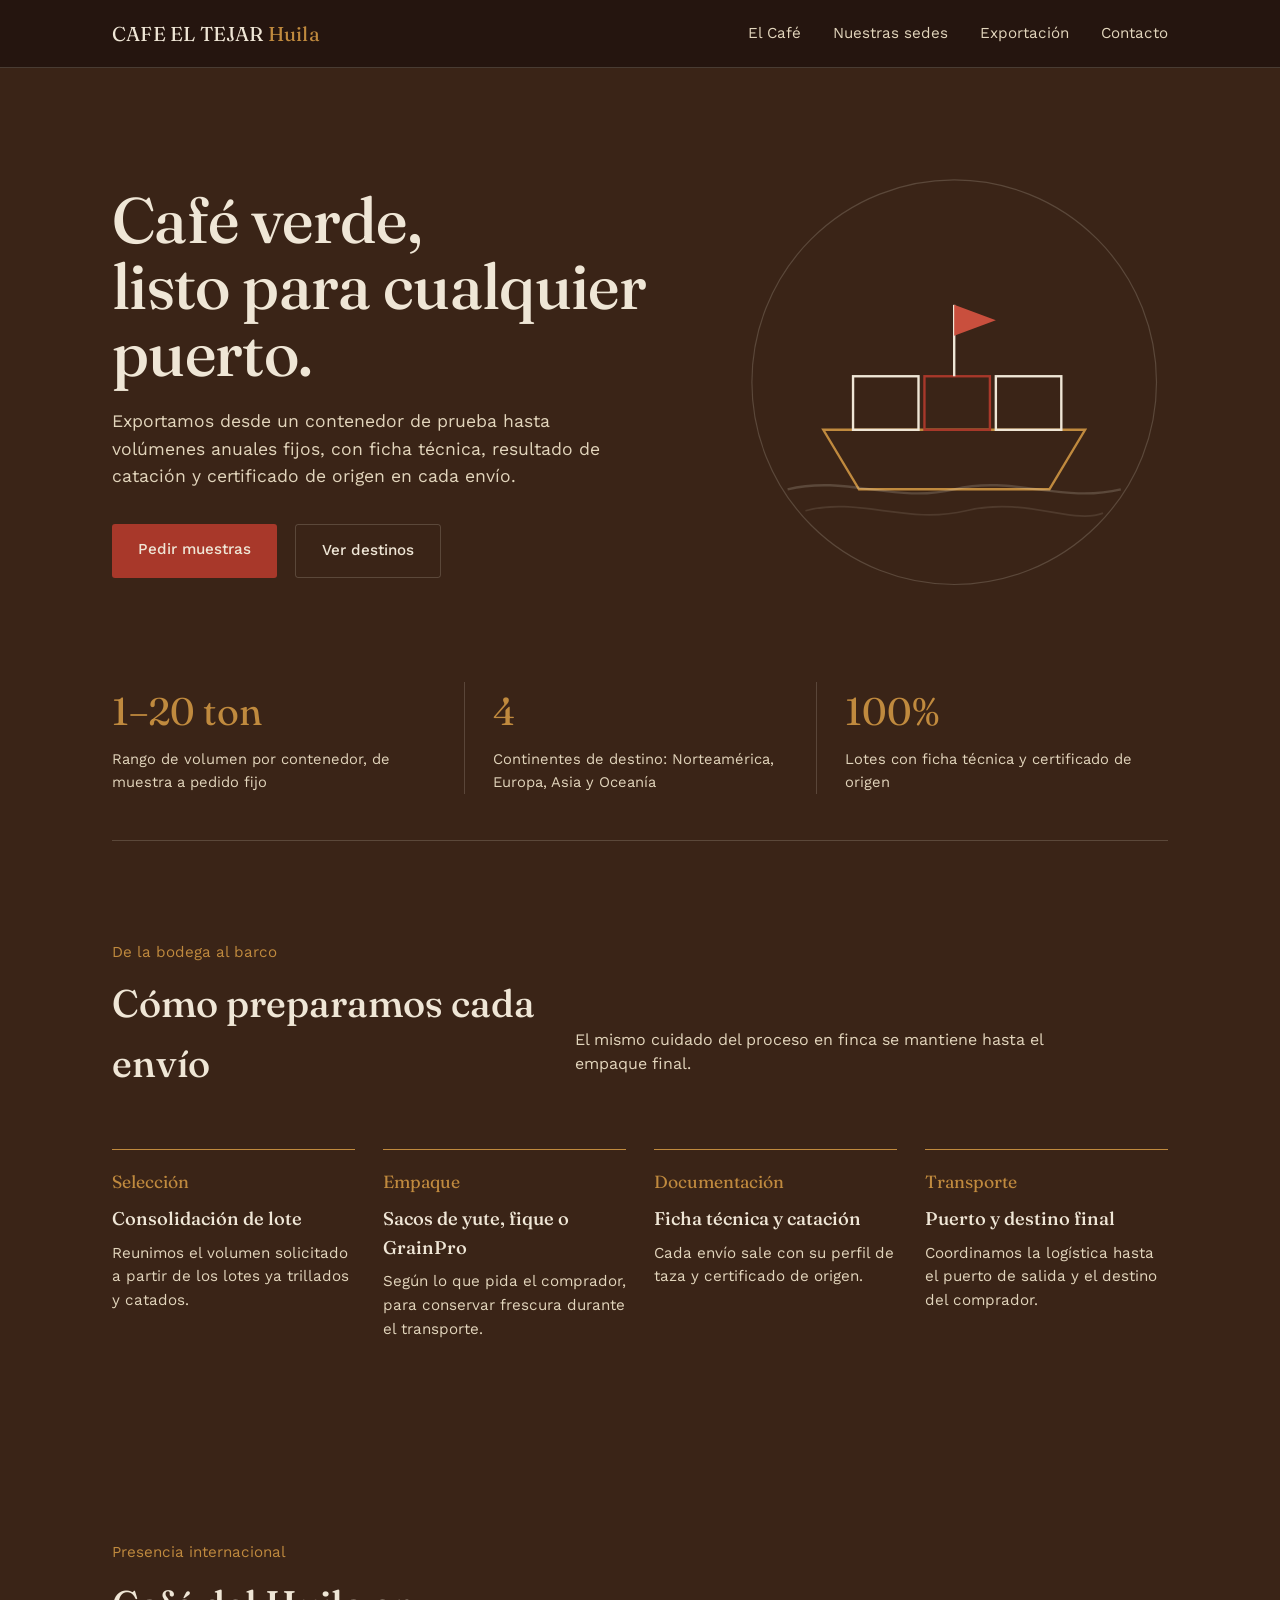
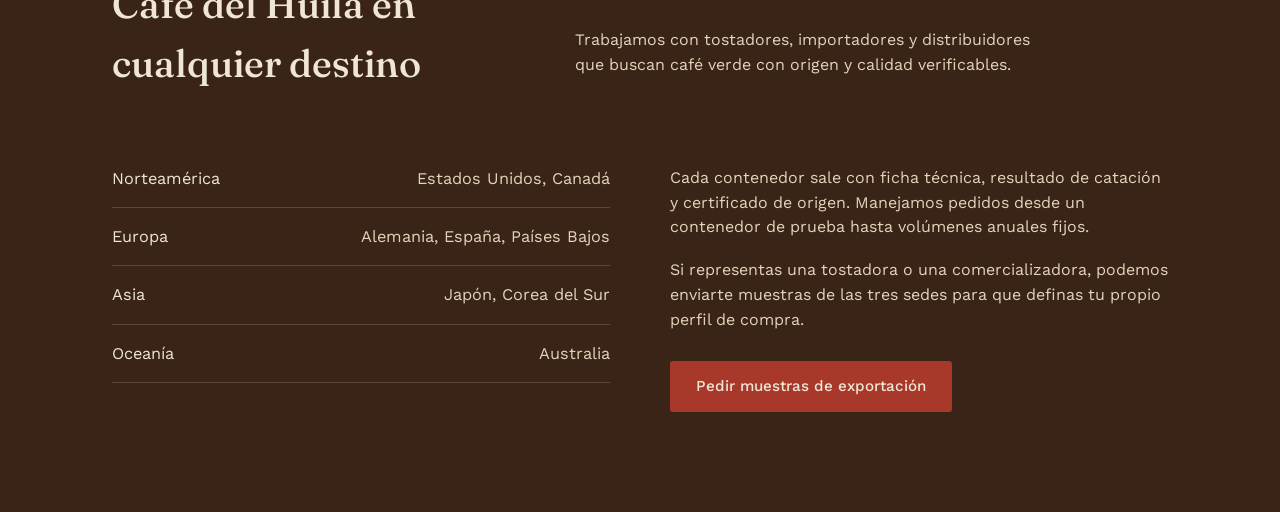
<file: FINCA-EL-TEJAR/exportacion.html>
<!DOCTYPE html>
<html lang="es">
<head>
<meta charset="UTF-8">
<meta name="viewport" content="width=device-width, initial-scale=1.0">
<title>El Café — Finca El Tejar</title>
<link rel="preconnect" href="https://fonts.googleapis.com">
<link rel="preconnect" href="https://fonts.gstatic.com" crossorigin>
<link href="https://fonts.googleapis.com/css2?family=Fraunces:opsz,wght@9..144,400;9..144,500;9..144,600&family=Work+Sans:wght@400;500;600&display=swap" rel="stylesheet">
<link rel="stylesheet" href="style.css">
<link rel="stylesheet" href="elcafe.css">
</head>
<body>

<nav>
  <div class="nav-inner">
    <a href="index.html" class="brand">CAFE EL TEJAR <em>Huila</em></a>
    <ul class="nav-links">
      <li><a href="elcafe.html">El Café</a></li>
      <li><a href="sedes.html">Nuestras sedes</a></li>
      <li><a href="exportacion.html">Exportación</a></li>
      <li><a href="contacto.html">Contacto</a></li>
    </ul>
  </div>
</nav>

<header class="hero">
  <div class="wrap hero-grid">
    <div>
      <h1>Café verde,<br>listo para cualquier puerto.</h1>
      <p class="lede">Exportamos desde un contenedor de prueba hasta volúmenes anuales fijos, con ficha técnica, resultado de catación y certificado de origen en cada envío.</p>
      <div class="hero-cta">
        <a href="contacto.html" class="btn btn-primary">Pedir muestras</a>
        <a href="#rutas" class="btn btn-ghost">Ver destinos</a>
      </div>
    </div>
    <div class="hero-fig">
      <svg class="cherry-svg" viewBox="0 0 360 360" xmlns="http://www.w3.org/2000/svg" role="img" aria-label="Ilustración de un barco de carga">
        <circle cx="180" cy="180" r="170" fill="none" stroke="var(--linea)" stroke-width="1"/>

        <!-- casco del barco -->
        <path d="M70 220 L290 220 L260 270 L100 270 Z" fill="var(--tierra-2)" stroke="var(--oro)" stroke-width="2"/>

        <!-- línea de agua -->
        <path d="M40 270 C 90 258, 130 282, 180 270 C 230 258, 270 282, 320 270" fill="none" stroke="var(--linea)" stroke-width="2"/>
        <path d="M55 288 C 100 276, 140 300, 190 288 C 240 276, 280 300, 305 290" fill="none" stroke="var(--linea)" stroke-width="1.4" opacity="0.6"/>

        <!-- contenedores apilados -->
        <rect x="95" y="175" width="55" height="45" fill="none" stroke="var(--pergamino)" stroke-width="2"/>
        <rect x="155" y="175" width="55" height="45" fill="none" stroke="var(--cereza)" stroke-width="2"/>
        <rect x="215" y="175" width="55" height="45" fill="none" stroke="var(--pergamino)" stroke-width="2"/>

        <!-- mástil y bandera -->
        <line x1="180" y1="175" x2="180" y2="115" stroke="var(--pergamino)" stroke-width="2"/>
        <path d="M180 115 L215 128 L180 141 Z" fill="var(--cereza-2)"/>
      </svg>
    </div>
  </div>
</header>

<div class="wrap">
  <div class="stats">
    <div class="stat">
      <div class="num">1–20 ton</div>
      <div class="lbl">Rango de volumen por contenedor, de muestra a pedido fijo</div>
    </div>
    <div class="stat">
      <div class="num">4</div>
      <div class="lbl">Continentes de destino: Norteamérica, Europa, Asia y Oceanía</div>
    </div>
    <div class="stat">
      <div class="num">100%</div>
      <div class="lbl">Lotes con ficha técnica y certificado de origen</div>
    </div>
  </div>
</div>

<section>
  <div class="wrap">
    <div class="section-head">
      <div>
        <div class="kicker">De la bodega al barco</div>
        <h2>Cómo preparamos cada envío</h2>
      </div>
      <p>El mismo cuidado del proceso en finca se mantiene hasta el empaque final.</p>
    </div>
    <div class="proceso-list">
      <div class="paso">
        <div class="n">Selección</div>
        <h3>Consolidación de lote</h3>
        <p>Reunimos el volumen solicitado a partir de los lotes ya trillados y catados.</p>
      </div>
      <div class="paso">
        <div class="n">Empaque</div>
        <h3>Sacos de yute, fique o GrainPro</h3>
        <p>Según lo que pida el comprador, para conservar frescura durante el transporte.</p>
      </div>
      <div class="paso">
        <div class="n">Documentación</div>
        <h3>Ficha técnica y catación</h3>
        <p>Cada envío sale con su perfil de taza y certificado de origen.</p>
      </div>
      <div class="paso">
        <div class="n">Transporte</div>
        <h3>Puerto y destino final</h3>
        <p>Coordinamos la logística hasta el puerto de salida y el destino del comprador.</p>
      </div>
    </div>
  </div>
</section>

<section id="rutas">
  <div class="wrap">
    <div class="section-head">
      <div>
        <div class="kicker">Presencia internacional</div>
        <h2>Café del Huila en cualquier destino</h2>
      </div>
      <p>Trabajamos con tostadores, importadores y distribuidores que buscan café verde con origen y calidad verificables.</p>
    </div>

    <div class="export-wrap">
      <ul class="rutas">
        <li><span>Norteamérica</span><span>Estados Unidos, Canadá</span></li>
        <li><span>Europa</span><span>Alemania, España, Países Bajos</span></li>
        <li><span>Asia</span><span>Japón, Corea del Sur</span></li>
        <li><span>Oceanía</span><span>Australia</span></li>
      </ul>
      <div class="export-copy">
        <p>Cada contenedor sale con ficha técnica, resultado de catación y certificado de origen. Manejamos pedidos desde un contenedor de prueba hasta volúmenes anuales fijos.</p>
        <p>Si representas una tostadora o una comercializadora, podemos enviarte muestras de las tres sedes para que definas tu propio perfil de compra.</p>
        <a href="contacto.html" class="btn btn-primary">Pedir muestras de exportación</a>
      </div>
    </div>
  </div>
</section>
</body>
</html>
</file>
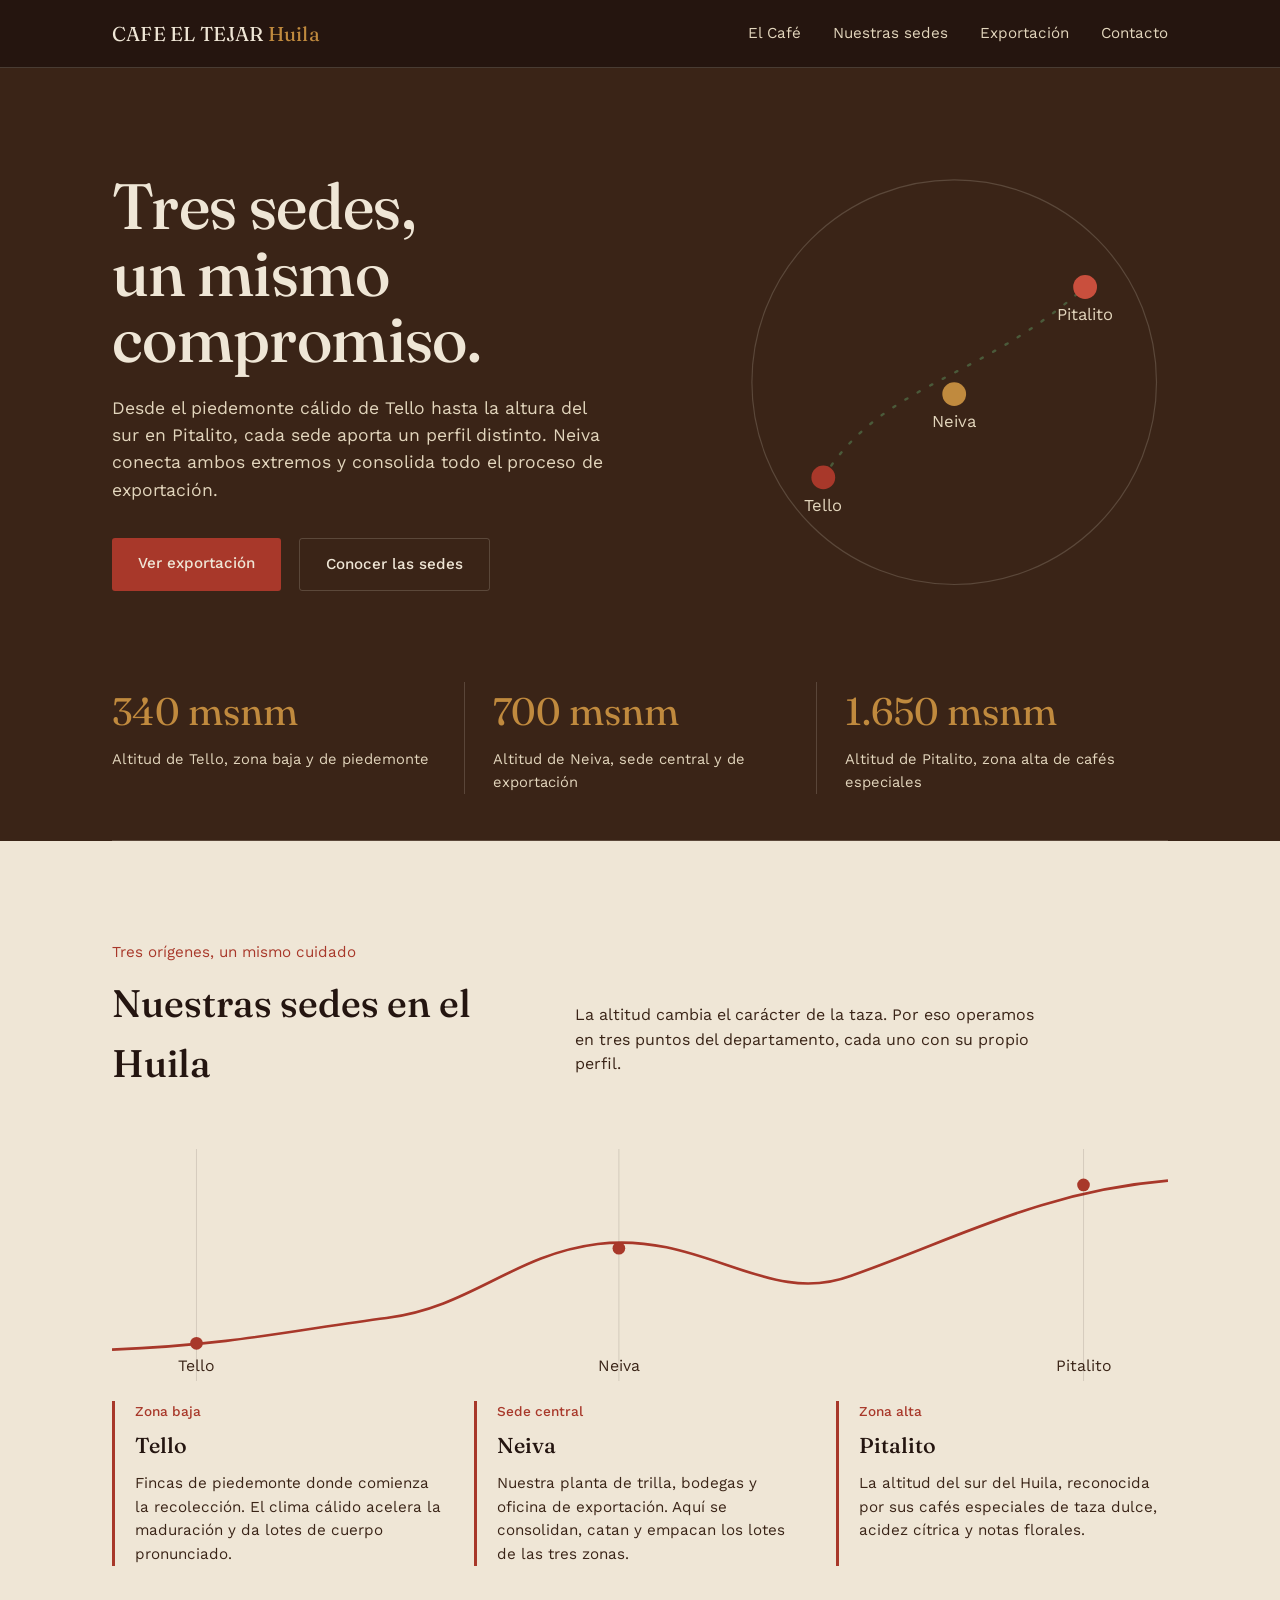
<file: FINCA-EL-TEJAR/sedes.html>
<!DOCTYPE html>
<html lang="es">
<head>
<meta charset="UTF-8">
<meta name="viewport" content="width=device-width, initial-scale=1.0">
<title>El Café — Finca El Tejar</title>
<link rel="preconnect" href="https://fonts.googleapis.com">
<link rel="preconnect" href="https://fonts.gstatic.com" crossorigin>
<link href="https://fonts.googleapis.com/css2?family=Fraunces:opsz,wght@9..144,400;9..144,500;9..144,600&family=Work+Sans:wght@400;500;600&display=swap" rel="stylesheet">
<link rel="stylesheet" href="style.css">
<link rel="stylesheet" href="elcafe.css">
</head>
<body>

<nav>
  <div class="nav-inner">
    <a href="index.html" class="brand">CAFE EL TEJAR <em>Huila</em></a>
    <ul class="nav-links">
      <li><a href="elcafe.html">El Café</a></li>
      <li><a href="sedes.html">Nuestras sedes</a></li>
      <li><a href="exportacion.html">Exportación</a></li>
      <li><a href="contacto.html">Contacto</a></li>
    </ul>
  </div>
</nav>

<header class="hero">
  <div class="wrap hero-grid">
    <div>
      <h1>Tres sedes,<br>un mismo compromiso.</h1>
      <p class="lede">Desde el piedemonte cálido de Tello hasta la altura del sur en Pitalito, cada sede aporta un perfil distinto. Neiva conecta ambos extremos y consolida todo el proceso de exportación.</p>
      <div class="hero-cta">
        <a href="exportacion.html" class="btn btn-primary">Ver exportación</a>
        <a href="#sedes" class="btn btn-ghost">Conocer las sedes</a>
      </div>
    </div>
    <div class="hero-fig">
      <svg class="cherry-svg" viewBox="0 0 360 360" xmlns="http://www.w3.org/2000/svg" role="img" aria-label="Ilustración de un mapa con tres puntos">
        <circle cx="180" cy="180" r="170" fill="none" stroke="var(--linea)" stroke-width="1"/>
        <path d="M70 260 C 120 180, 200 180, 290 100" stroke="var(--hoja)" stroke-width="2" fill="none" stroke-linecap="round" stroke-dasharray="2 10"/>
        <circle cx="70" cy="260" r="10" fill="var(--cereza)"/>
        <circle cx="180" cy="190" r="10" fill="var(--oro)"/>
        <circle cx="290" cy="100" r="10" fill="var(--cereza-2)"/>
        <text x="70" y="288" text-anchor="middle" font-family="Work Sans, sans-serif" font-size="14" fill="var(--pergamino-2)">Tello</text>
        <text x="180" y="218" text-anchor="middle" font-family="Work Sans, sans-serif" font-size="14" fill="var(--pergamino-2)">Neiva</text>
        <text x="290" y="128" text-anchor="middle" font-family="Work Sans, sans-serif" font-size="14" fill="var(--pergamino-2)">Pitalito</text>
      </svg>
    </div>
  </div>
</header>

<div class="wrap">
  <div class="stats">
    <div class="stat">
      <div class="num">340 msnm</div>
      <div class="lbl">Altitud de Tello, zona baja y de piedemonte</div>
    </div>
    <div class="stat">
      <div class="num">700 msnm</div>
      <div class="lbl">Altitud de Neiva, sede central y de exportación</div>
    </div>
    <div class="stat">
      <div class="num">1.650 msnm</div>
      <div class="lbl">Altitud de Pitalito, zona alta de cafés especiales</div>
    </div>
  </div>
</div>

<section id="sedes" class="sedes">
  <div class="wrap">
    <div class="section-head">
      <div>
        <div class="kicker">Tres orígenes, un mismo cuidado</div>
        <h2>Nuestras sedes en el Huila</h2>
      </div>
      <p>La altitud cambia el carácter de la taza. Por eso operamos en tres puntos del departamento, cada uno con su propio perfil.</p>
    </div>

    <div class="altitude-chart">
      <svg viewBox="0 0 1000 220" xmlns="http://www.w3.org/2000/svg" role="img" aria-label="Perfil de altitud de las tres sedes: Tello, Neiva y Pitalito">
        <path d="M0 190 C 120 185, 180 170, 260 160 C 340 150, 380 100, 460 90 C 560 78, 620 150, 700 120 C 800 85, 880 40, 1000 30" fill="none" stroke="var(--cereza)" stroke-width="2.5"/>
        <line x1="80" y1="0" x2="80" y2="220" stroke="var(--tierra)" stroke-opacity="0.12" stroke-width="1"/>
        <line x1="480" y1="0" x2="480" y2="220" stroke="var(--tierra)" stroke-opacity="0.12" stroke-width="1"/>
        <line x1="920" y1="0" x2="920" y2="220" stroke="var(--tierra)" stroke-opacity="0.12" stroke-width="1"/>
        <circle cx="80" cy="184" r="6" fill="var(--cereza)"/>
        <circle cx="480" cy="94" r="6" fill="var(--cereza)"/>
        <circle cx="920" cy="34" r="6" fill="var(--cereza)"/>
        <text x="80" y="210" text-anchor="middle" font-family="Work Sans, sans-serif" font-size="15" fill="var(--tierra-2)">Tello</text>
        <text x="480" y="210" text-anchor="middle" font-family="Work Sans, sans-serif" font-size="15" fill="var(--tierra-2)">Neiva</text>
        <text x="920" y="210" text-anchor="middle" font-family="Work Sans, sans-serif" font-size="15" fill="var(--tierra-2)">Pitalito</text>
      </svg>
    </div>

    <div class="sedes-grid">
      <div class="sede">
        <div class="msnm">Zona baja</div>
        <h3>Tello</h3>
        <p>Fincas de piedemonte donde comienza la recolección. El clima cálido acelera la maduración y da lotes de cuerpo pronunciado.</p>
      </div>
      <div class="sede">
        <div class="msnm">Sede central</div>
        <h3>Neiva</h3>
        <p>Nuestra planta de trilla, bodegas y oficina de exportación. Aquí se consolidan, catan y empacan los lotes de las tres zonas.</p>
      </div>
      <div class="sede">
        <div class="msnm">Zona alta</div>
        <h3>Pitalito</h3>
        <p>La altitud del sur del Huila, reconocida por sus cafés especiales de taza dulce, acidez cítrica y notas florales.</p>
      </div>
    </div>
  </div>
</section>

</body>
</html>
</file>
<file: FINCA-EL-TEJAR/style.css>
:root{
    --tierra: #241510;
    --tierra-2: #3a2417;
    --pergamino: #efe6d6;
    --pergamino-2: #e2d5bc;
    --cereza: #a8382a;
    --cereza-2: #c94f3d;
    --oro: #c08a3e;
    --hoja: #4a5a3a;
    --linea: rgba(239,230,214,0.18);
  }

  * { box-sizing: border-box; }

  html { scroll-behavior: smooth; }

  body{
    margin:0;
    background: var(--tierra);
    color: var(--pergamino);
    font-family: 'Work Sans', sans-serif;
    font-weight: 400;
    line-height: 1.55;
  }

  h1, h2, h3, .display{
    font-family: 'Fraunces', serif;
    font-weight: 500;
    margin: 0;
    color: var(--pergamino);
  }

  a { color: inherit; }

  img, svg { max-width: 100%; display: block; }

  .wrap{
    max-width: 1120px;
    margin: 0 auto;
    padding: 0 32px;
  }

  /* ---------- NAV ---------- */
  nav{
    position: sticky;
    top: 0;
    z-index: 20;
    background: rgba(36,21,16,0.92);
    backdrop-filter: blur(6px);
    border-bottom: 1px solid var(--linea);
  }
  .nav-inner{
    display:flex;
    align-items:center;
    justify-content:space-between;
    padding: 18px 32px;
    max-width: 1120px;
    margin: 0 auto;
  }
  .brand{
    font-family:'Fraunces', serif;
    font-size: 1.25rem;
    letter-spacing: 0.01em;
  }
  .brand em{ font-style: normal; color: var(--oro); }
  .nav-links{
    display:flex;
    gap: 32px;
    list-style:none;
    margin:0; padding:0;
    font-size: 0.95rem;
  }
  .nav-links a{
    text-decoration:none;
    color: var(--pergamino-2);
    transition: color .2s ease;
  }
  .nav-links a:hover, .nav-links a:focus-visible{ color: var(--oro); }
  .nav-toggle{ display:none; }

  /* ---------- HERO ---------- */
  header.hero{
    position: relative;
    padding: 100px 0 0;
    overflow: hidden;
  }
  .hero-grid{
    display:grid;
    grid-template-columns: 1.15fr 0.85fr;
    gap: 48px;
    align-items:center;
    padding-bottom: 40px;
  }
  .hero h1{
    font-size: clamp(2.6rem, 5vw, 4rem);
    line-height: 1.04;
    letter-spacing: -0.01em;
  }
  .hero p.lede{
    max-width: 46ch;
    margin-top: 22px;
    font-size: 1.1rem;
    color: var(--pergamino-2);
  }
  .hero-cta{
    display:flex;
    gap: 18px;
    margin-top: 34px;
    flex-wrap: wrap;
  }
  .btn{
    display:inline-block;
    padding: 14px 26px;
    border-radius: 3px;
    text-decoration:none;
    font-size: 0.95rem;
    font-weight: 500;
    transition: transform .2s ease, background .2s ease;
  }
  .btn-primary{ background: var(--cereza); color: var(--pergamino); }
  .btn-primary:hover{ background: var(--cereza-2); transform: translateY(-1px); }
  .btn-ghost{ border: 1px solid var(--linea); color: var(--pergamino); }
  .btn-ghost:hover{ border-color: var(--oro); color: var(--oro); }

  .hero-fig{
    position: relative;
  }
  .cherry-svg{ width: 100%; height: auto; }

  .contour-band{
    border-top: 1px solid var(--linea);
    border-bottom: 1px solid var(--linea);
    margin-top: 70px;
    background: var(--tierra-2);
  }
  .contour-band svg{ width:100%; height: 130px; display:block; }

  /* ---------- STATS STRIP ---------- */
  .stats{
    display:grid;
    grid-template-columns: repeat(3, 1fr);
    gap: 0;
    padding: 46px 0;
    border-bottom: 1px solid var(--linea);
  }
  .stat{ padding: 0 28px; border-left: 1px solid var(--linea); }
  .stat:first-child{ border-left: none; padding-left: 0; }
  .stat .num{ font-family:'Fraunces', serif; font-size: 2.4rem; color: var(--oro); }
  .stat .lbl{ color: var(--pergamino-2); font-size: 0.92rem; margin-top: 6px; }

  /* ---------- SECTION SHELL ---------- */
  section{ padding: 100px 0; }
  .section-head{
    display:grid;
    grid-template-columns: 1fr 1.4fr;
    gap: 40px;
    margin-bottom: 56px;
  }
  .section-head h2{ font-size: clamp(1.9rem, 3vw, 2.6rem); }
  .section-head .kicker{ color: var(--oro); font-size: 0.95rem; margin-bottom: 10px; }
  .section-head p{ color: var(--pergamino-2); align-self:end; max-width: 48ch; }

  /* ---------- PROCESO ---------- */
  .proceso-list{
    display:grid;
    grid-template-columns: repeat(4, 1fr);
    gap: 28px;
  }
  .paso{
    border-top: 1px solid var(--oro);
    padding-top: 18px;
  }
  .paso .n{ font-family:'Fraunces', serif; font-size:1.1rem; color: var(--oro); }
  .paso h3{ font-size: 1.15rem; margin: 10px 0 8px; }
  .paso p{ color: var(--pergamino-2); font-size: 0.95rem; margin:0; }

  /* ---------- PRODUCTOS / CARRUSEL ---------- */
  .carousel{
    display:grid;
    grid-template-columns: auto 1fr auto;
    align-items:center;
    gap: 18px;
  }
  .car-track{
    display:flex;
    gap: 24px;
    overflow-x: auto;
    scroll-snap-type: x mandatory;
    scroll-behavior: smooth;
    padding: 4px 4px 14px;
    scrollbar-width: none;
  }
  .car-track::-webkit-scrollbar{ display:none; }

  .producto-card{
    flex: 0 0 260px;
    scroll-snap-align: start;
    background: var(--tierra-2);
    border: 1px solid var(--linea);
    padding: 26px 24px 28px;
  }
  .producto-card[data-accent="oro"]{ --accent: var(--oro); }
  .producto-card[data-accent="cereza"]{ --accent: var(--cereza); }
  .producto-card[data-accent="cereza-2"]{ --accent: var(--cereza-2); }
  .producto-card[data-accent="hoja"]{ --accent: var(--hoja); }

  .producto-card .bag{ width: 64px; height: auto; margin-bottom: 18px; }
  .prod-tag{ color: var(--accent); font-size: 0.85rem; font-weight: 500; }
  .producto-card h3{ font-size: 1.2rem; margin: 8px 0 4px; }
  .prod-origen{ color: var(--pergamino-2); font-size: 0.85rem; margin-bottom: 12px; }
  .producto-card p{ color: var(--pergamino-2); font-size: 0.92rem; margin: 0 0 14px; }
  .prod-pres{
    font-size: 0.82rem;
    color: var(--pergamino);
    border-top: 1px solid var(--linea);
    padding-top: 12px;
  }

  .car-btn{
    width: 44px; height: 44px;
    border-radius: 50%;
    border: 1px solid var(--linea);
    background: transparent;
    color: var(--pergamino);
    display:flex; align-items:center; justify-content:center;
    cursor: pointer;
    transition: border-color .2s ease, color .2s ease;
  }
  .car-btn:hover, .car-btn:focus-visible{ border-color: var(--oro); color: var(--oro); }

  .car-dots{
    display:flex;
    gap: 10px;
    justify-content:center;
    margin-top: 22px;
  }
  .car-dot{
    width: 8px; height: 8px;
    border-radius: 50%;
    border: none;
    background: var(--linea);
    padding: 0;
    cursor: pointer;
    transition: background .2s ease, transform .2s ease;
  }
  .car-dot.is-active{ background: var(--oro); transform: scale(1.2); }

  /* ---------- SEDES / PERFIL DE ALTITUD ---------- */
  .sedes{ background: var(--pergamino); color: var(--tierra); }
  .sedes .section-head .kicker{ color: var(--cereza); }
  .sedes .section-head h2{ color: var(--tierra); }
  .sedes .section-head p{ color: var(--tierra-2); }

  .altitude-chart{ margin: 0 0 20px; }
  .altitude-chart svg{ width:100%; height: auto; }

  .sedes-grid{
    display:grid;
    grid-template-columns: repeat(3, 1fr);
    gap: 30px;
    margin-top: 10px;
  }
  .sede{
    border-left: 3px solid var(--cereza);
    padding-left: 20px;
  }
  .sede .msnm{ font-size: 0.85rem; color: var(--cereza); font-weight: 500; }
  .sede h3{ color: var(--tierra); font-size: 1.35rem; margin: 6px 0 10px; }
  .sede p{ color: var(--tierra-2); font-size: 0.95rem; margin: 0; }

  /* ---------- EXPORTACION ---------- */
  .export-wrap{
    display:grid;
    grid-template-columns: 1fr 1fr;
    gap: 60px;
    align-items:start;
  }
  .rutas{ list-style:none; margin:0; padding:0; }
  .rutas li{
    display:flex;
    justify-content:space-between;
    padding: 16px 0;
    border-bottom: 1px solid var(--linea);
    font-size: 1.02rem;
  }
  .rutas li span:last-child{ color: var(--pergamino-2); }
  .export-copy p{ color: var(--pergamino-2); margin-bottom: 18px; }
  .export-copy .btn{ margin-top: 10px; }

  /* ---------- CONTACTO / FOOTER ---------- */
  footer{
    background: var(--tierra-2);
    padding: 80px 0 40px;
    border-top: 1px solid var(--linea);
  }
  .foot-grid{
    display:grid;
    grid-template-columns: 1.3fr 1fr 1fr;
    gap: 50px;
  }
  footer h2{ font-size: 2rem; max-width: 14ch; }
  footer p{ color: var(--pergamino-2); margin-top: 16px; max-width: 40ch; }
  .foot-col h4{ font-family:'Fraunces', serif; font-weight:500; margin: 0 0 16px; color: var(--oro); font-size: 1.05rem; }
  .foot-col div{ color: var(--pergamino-2); font-size: 0.95rem; margin-bottom: 10px; }
  .foot-bottom{
    margin-top: 60px;
    padding-top: 24px;
    border-top: 1px solid var(--linea);
    font-size: 0.85rem;
    color: rgba(239,230,214,0.5);
    display:flex;
    justify-content:space-between;
    flex-wrap: wrap;
    gap: 10px;
  }

  /* ---------- RESPONSIVE ---------- */
  @media (max-width: 860px){
    .hero-grid{ grid-template-columns: 1fr; }
    .hero-fig{ order:-1; }
    .stats{ grid-template-columns: 1fr; }
    .stat{ border-left:none; border-top:1px solid var(--linea); padding: 22px 0; }
    .stat:first-child{ border-top:none; }
    .section-head{ grid-template-columns: 1fr; }
    .proceso-list{ grid-template-columns: 1fr 1fr; }
    .sedes-grid{ grid-template-columns: 1fr; }
    .export-wrap{ grid-template-columns: 1fr; gap: 30px; }
    .producto-card{ flex-basis: 220px; }
    .foot-grid{ grid-template-columns: 1fr; gap: 34px; }
    .nav-links{ display:none; }
  }

  @media (prefers-reduced-motion: reduce){
    html{ scroll-behavior: auto; }
    .btn{ transition:none; }
  }

  :focus-visible{ outline: 2px solid var(--oro); outline-offset: 3px; }
  .brand{
    font-family:'Fraunces', serif;
    font-size: 1.25rem;
    letter-spacing: 0.01em;
  }
  .b.brand{
    font-family:'Fraunces', serif;
    font-size: 1.25rem;
    letter-spacing: 0.01em;
  }
  .brand em{ font-style: normal; color: var(--oro); }
    a.brand{
    text-decoration: none;
    display: inline-block;
    transition: opacity .2s ease;
  }
  a.brand:hover{
    opacity: 0.85;
  }
</file>
<file: FINCA-EL-TEJAR/elcafe.css>
body{
    background-color: #3a2417;
}
.navbar { 
    display: flex;
    justify-content: space-between;
    align-items: center;
    background-color: #2b1810;
    padding: 20px 40px;
    font-family: Georgia, 'Times New Roman', serif;
}
.navbar .logo {
    font-size: 1.4rem;
    font-weight: bold;
    color: #ffffff;
    letter-spacing: 1px;
}
.navbar .logo span {
    color: #d99a4e;
}
.navbar .nav-links {
    color: #f5f5f5;
    text-decoration: none;
    font-size:1rem;
    font-style: italic;
    font-weight: 500;
}
.navbar .nav-links a {
    color: #f5f5f5;
    text-decoration: none;
    margin-left: 20px;
    transition: color 0.3s ease;
}
.navbar .nav-links a:hover {
    color: #d99a4e;
}
</file>
